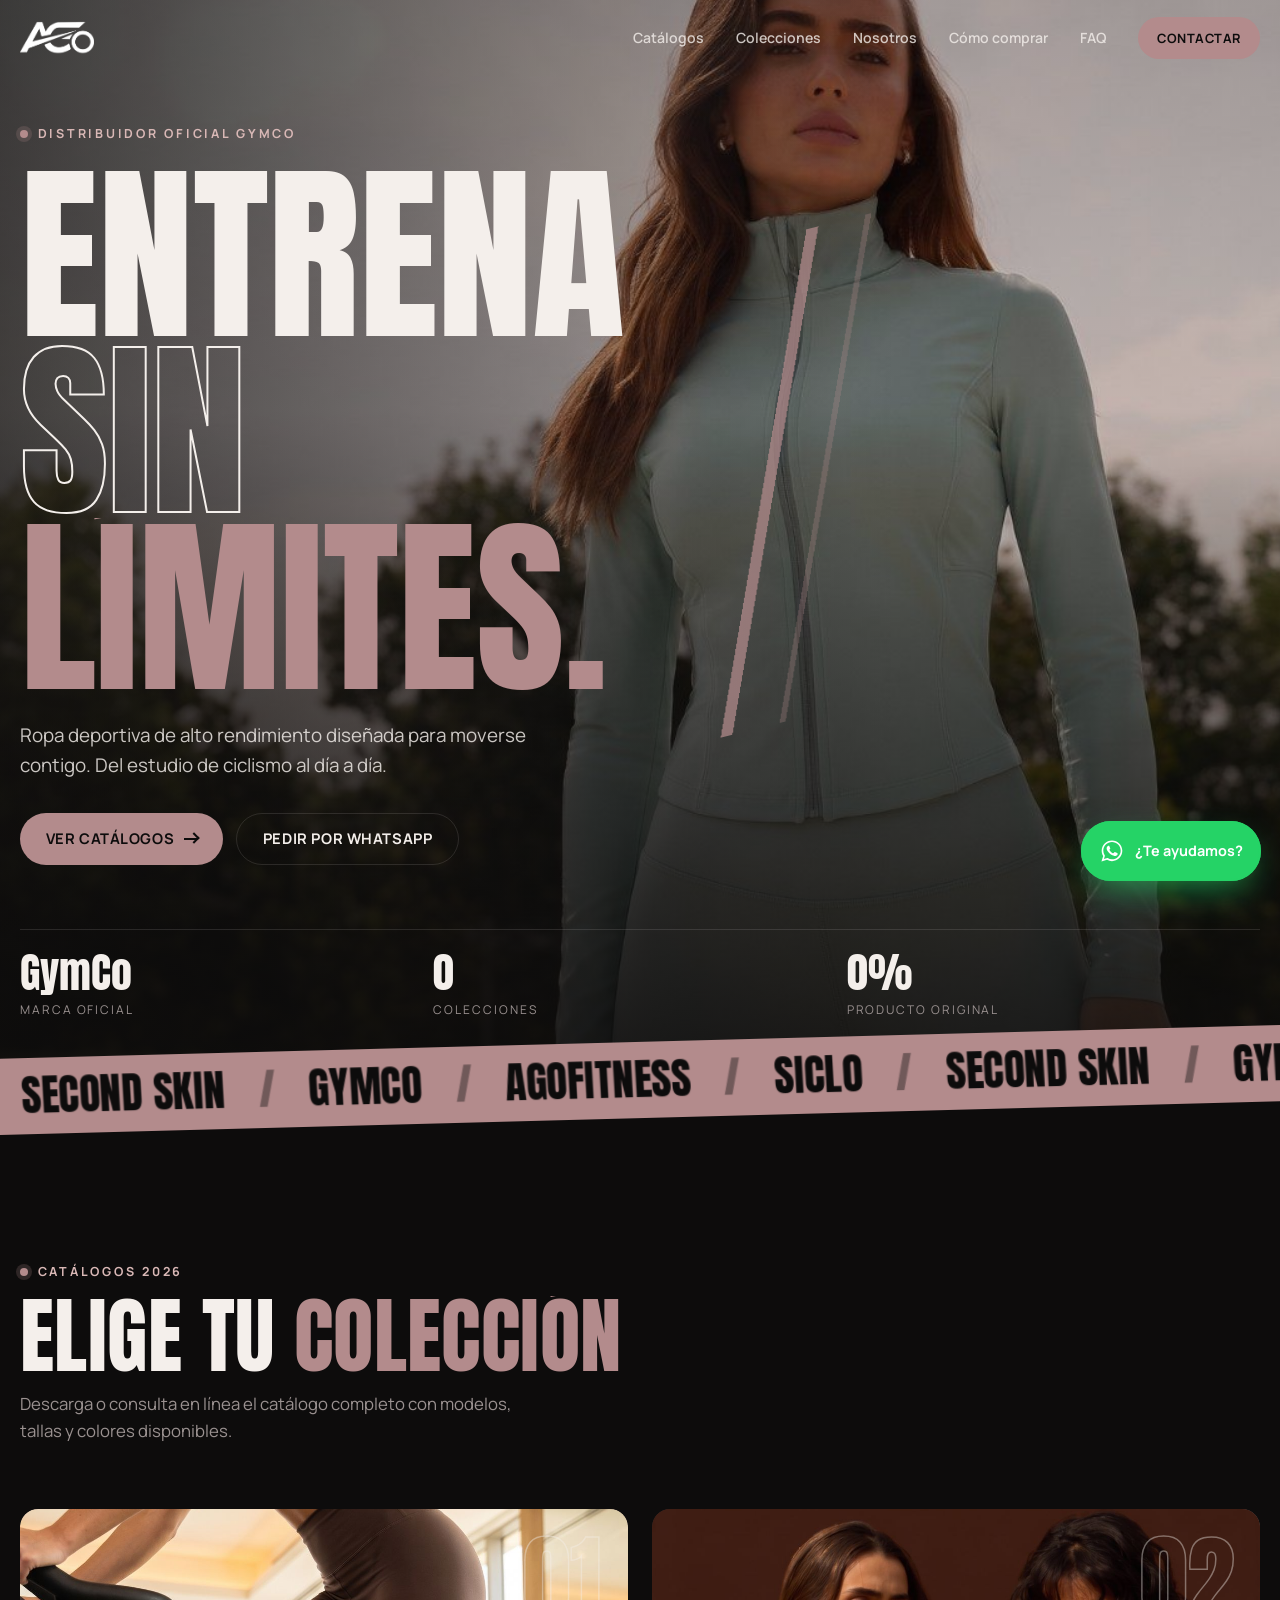
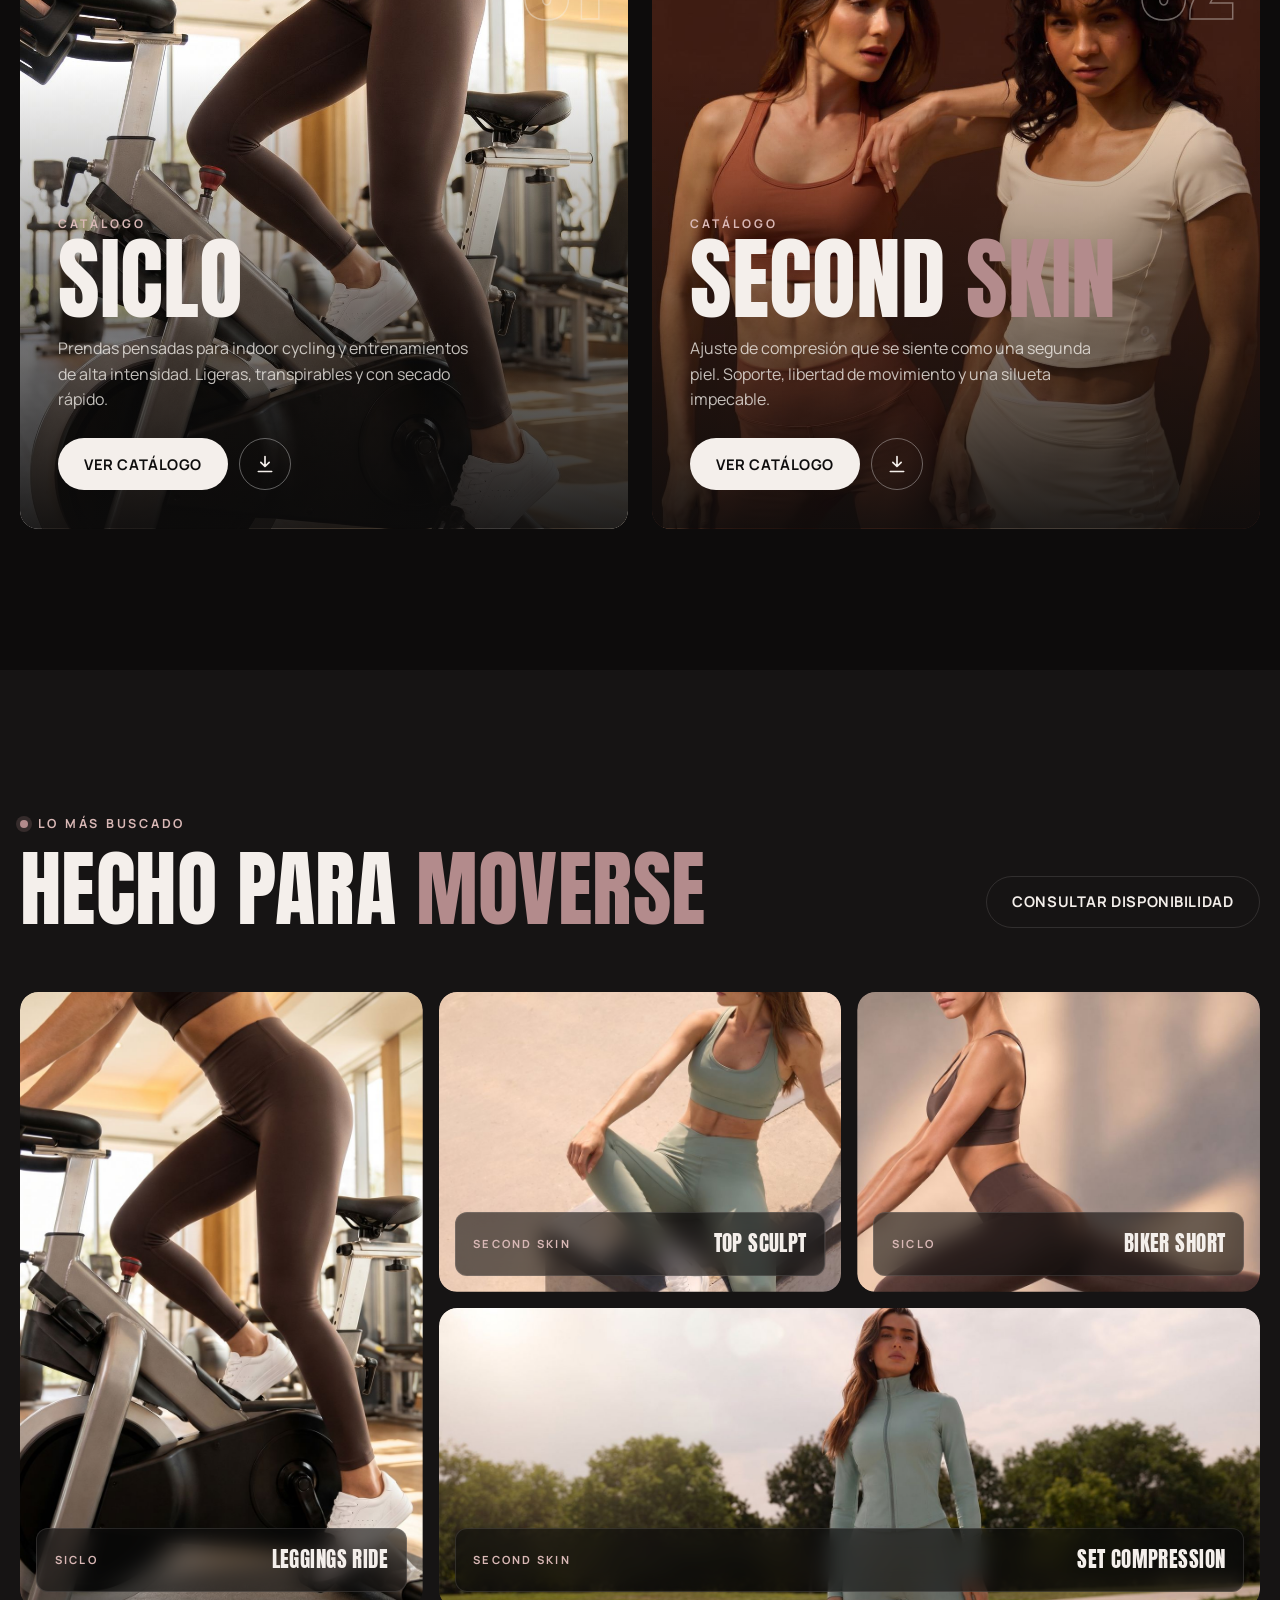
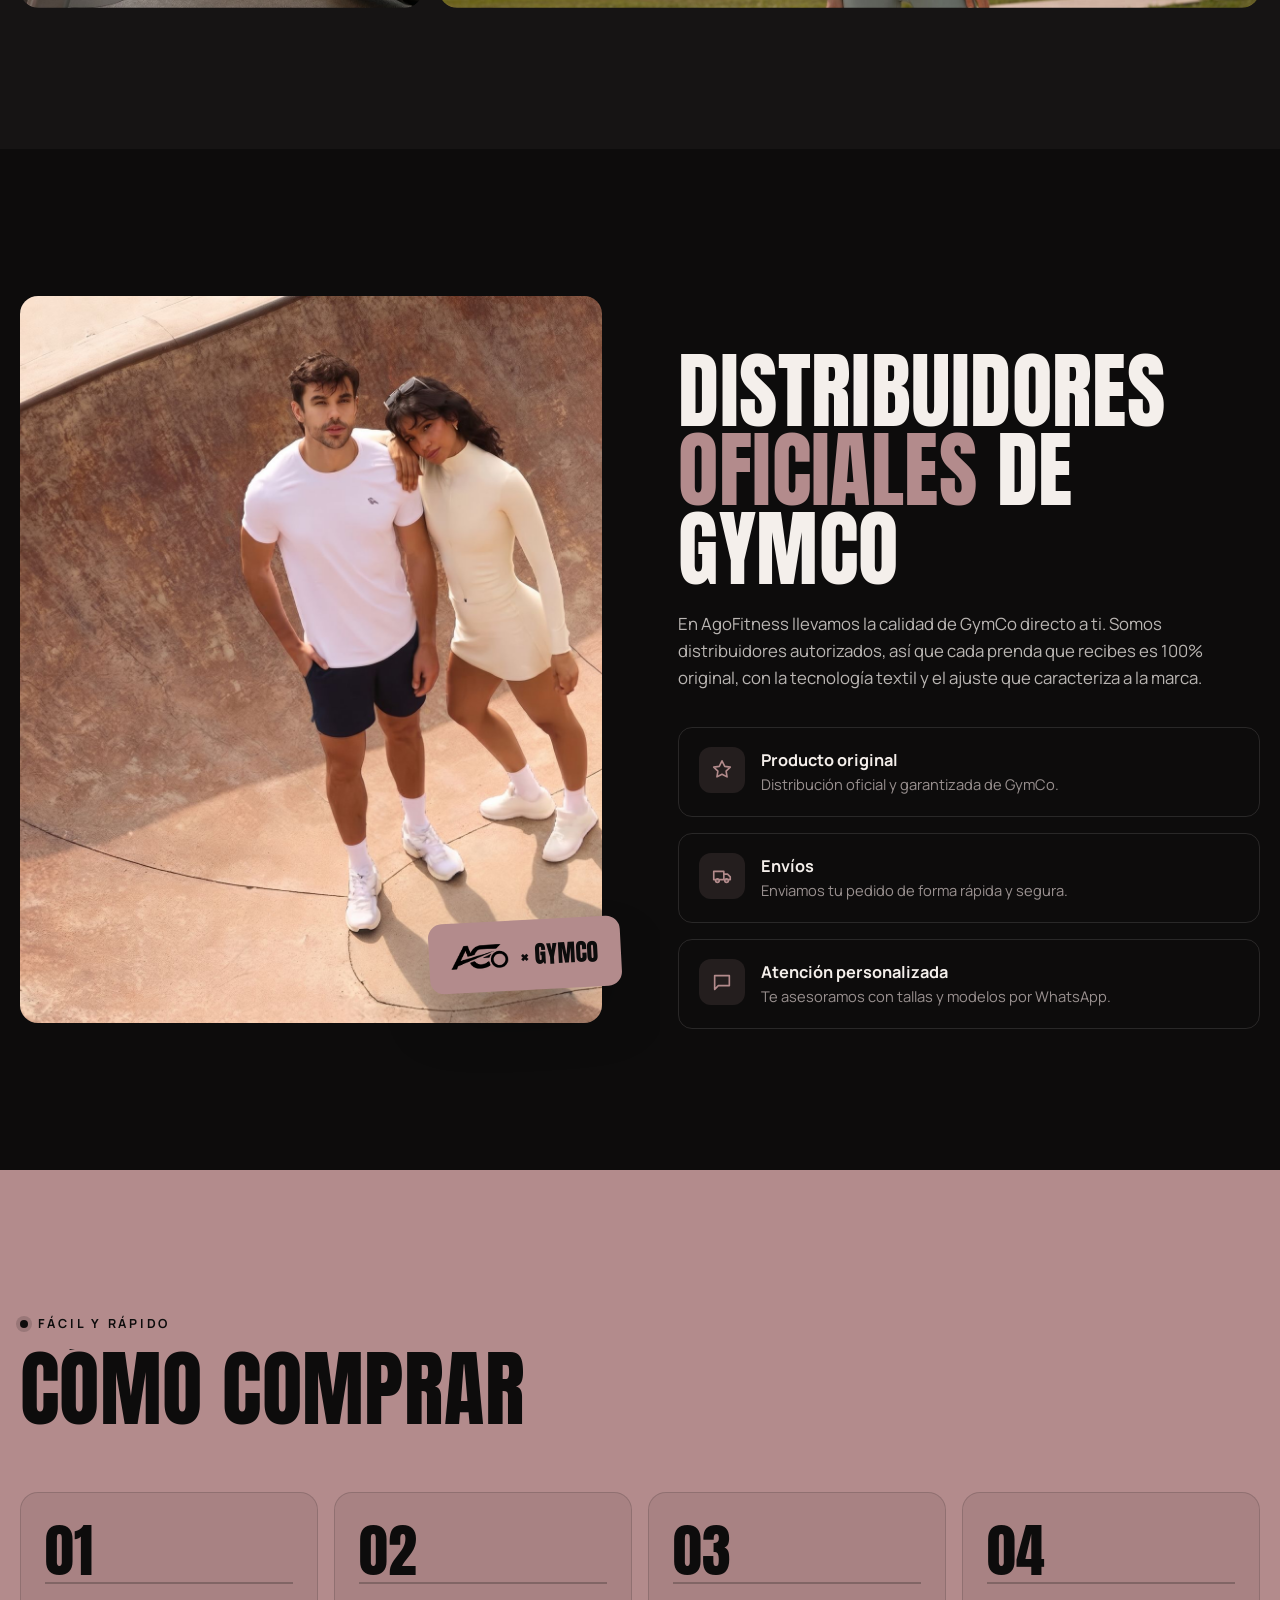
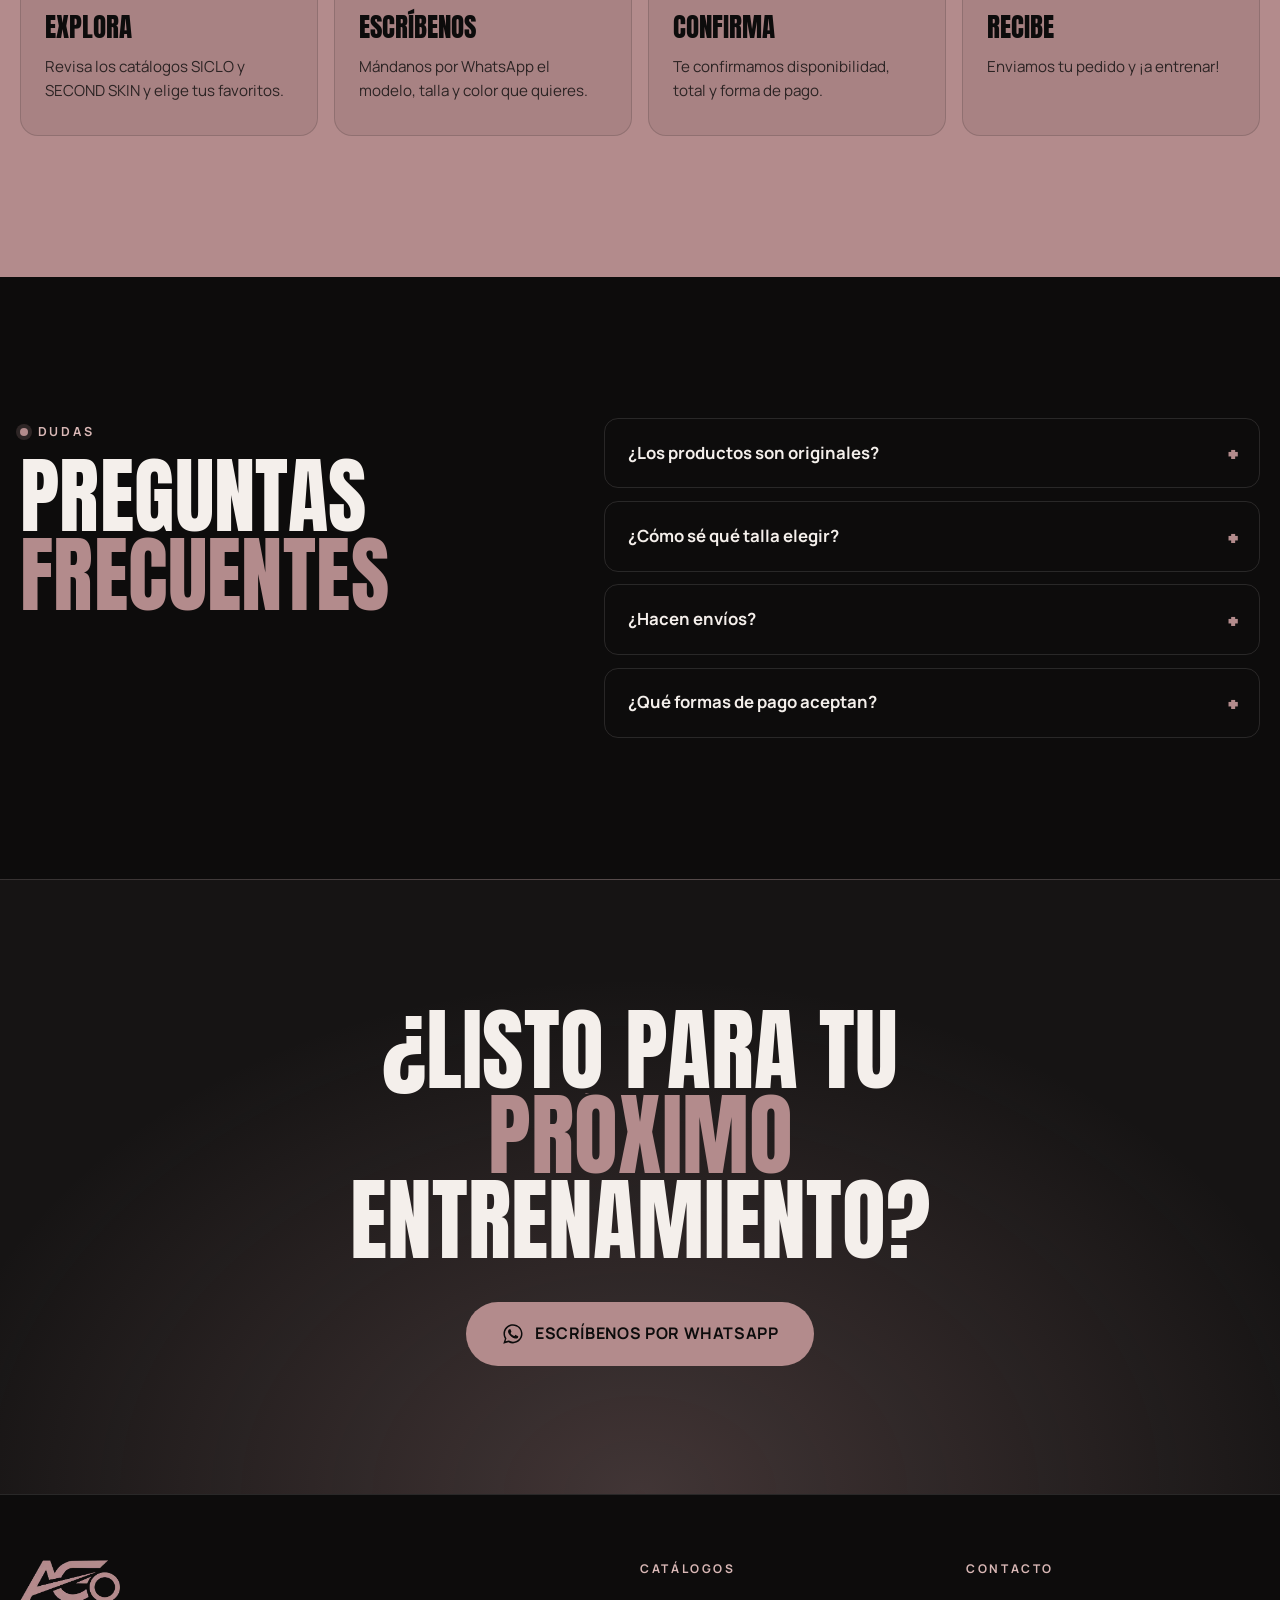
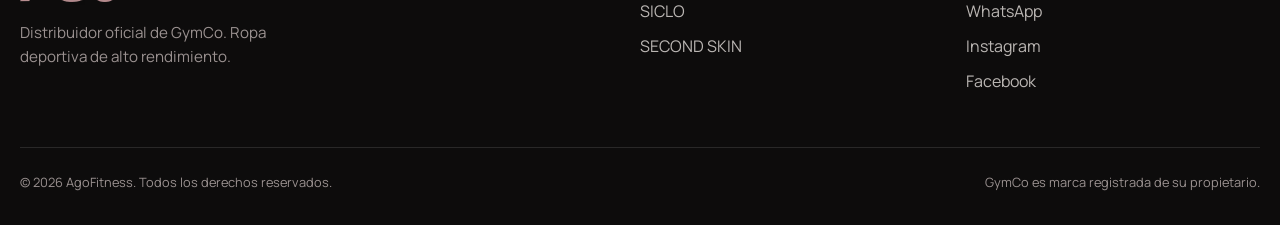
<file: index.html>
<!DOCTYPE html>
<html lang="es" class="no-js">
<head>
  <meta charset="UTF-8" />
  <meta name="viewport" content="width=device-width, initial-scale=1, viewport-fit=cover" />
  <title>AgoFitness · Distribuidor oficial GymCo</title>
  <meta name="description" content="AgoFitness, distribuidor oficial de GymCo. Ropa deportiva de alto rendimiento: colecciones SICLO y SECOND SKIN." />
  <meta name="theme-color" content="#0d0c0c" />
  <link rel="icon" type="image/png" href="assets/logo.png" />

  <!-- Open Graph (cómo se ve al compartir el link en WhatsApp / redes) -->
  <meta property="og:title" content="AgoFitness · Distribuidor oficial GymCo" />
  <meta property="og:description" content="Ropa deportiva de alto rendimiento. Consulta nuestros catálogos SICLO y SECOND SKIN." />
  <meta property="og:image" content="https://agofitnessco.com/assets/img/hero.jpg" />
  <meta property="og:url" content="https://agofitnessco.com/" />
  <meta property="og:type" content="website" />

  <link rel="preconnect" href="https://fonts.googleapis.com" />
  <link rel="preconnect" href="https://fonts.gstatic.com" crossorigin />
  <link href="https://fonts.googleapis.com/css2?family=Anton&family=Manrope:wght@400;500;600;700;800&display=swap" rel="stylesheet" />
  <link rel="stylesheet" href="styles.css" />
</head>
<body>

  <!-- ============ INTRO / LOADER ============ -->
  <div class="loader" id="loader" aria-hidden="true">
    <div class="loader__inner">
      <div class="loader__logo"><img src="assets/logo-white.png" alt="" /></div>
      <div class="loader__bar"><span></span></div>
      <p class="loader__txt">Distribuidor oficial <b>GymCo</b></p>
    </div>
  </div>

  <!-- Barra de progreso de scroll + cursor personalizado -->
  <div class="progress" id="progress" aria-hidden="true"></div>
  <div class="cursor" id="cursor" aria-hidden="true"><span class="cursor__label">Ver</span></div>

  <!-- ============ NAV ============ -->
  <header class="nav" id="nav">
    <div class="nav__inner container">
      <a href="#inicio" class="nav__logo" aria-label="AgoFitness inicio">
        <img src="assets/logo-white.png" alt="AgoFitness" />
      </a>
      <nav class="nav__links" id="navLinks" aria-label="Principal">
        <a href="#catalogos">Catálogos</a>
        <a href="#colecciones">Colecciones</a>
        <a href="#nosotros">Nosotros</a>
        <a href="#comprar">Cómo comprar</a>
        <a href="#faq">FAQ</a>
        <a href="#" class="btn btn--sm btn--rose js-whatsapp" data-msg="Hola AgoFitness, quiero información sobre sus productos GymCo.">Contactar</a>
      </nav>
      <button class="nav__toggle" id="navToggle" aria-label="Abrir menú" aria-expanded="false">
        <span></span><span></span>
      </button>
    </div>
  </header>

  <main>
    <!-- ============ HERO ============ -->
    <section class="hero" id="inicio">
      <!-- Cambia la imagen de fondo en assets/img/hero.jpg -->
      <div class="hero__bg media" style="--img:url('assets/img/hero.jpg')" role="img" aria-label="Atleta entrenando con ropa GymCo"></div>
      <div class="hero__slash" aria-hidden="true"></div>

      <div class="hero__content container" id="heroContent">
        <p class="eyebrow hero-in" style="--d:0"><span class="dot"></span> Distribuidor oficial GymCo</p>
        <h1 class="hero__title">
          <span class="line"><span>Entrena</span></span>
          <span class="line"><span class="outline">sin</span></span>
          <span class="line"><span class="rose">límites.</span></span>
        </h1>
        <p class="hero__lead hero-in" style="--d:4">
          Ropa deportiva de alto rendimiento diseñada para moverse contigo. Del estudio de ciclismo al día a día.
        </p>
        <div class="hero__cta hero-in" style="--d:5">
          <a href="#catalogos" class="btn btn--rose">Ver catálogos <i class="arrow" aria-hidden="true"></i></a>
          <a href="#" class="btn btn--ghost js-whatsapp" data-msg="Hola AgoFitness, quiero hacer un pedido.">Pedir por WhatsApp</a>
        </div>
      </div>

      <div class="hero__stats container hero-in" style="--d:6">
        <div><strong>GymCo</strong><span>Marca oficial</span></div>
        <div><strong data-count="2">0</strong><span>Colecciones</span></div>
        <div><strong data-count="100" data-suffix="%">0%</strong><span>Producto original</span></div>
      </div>
    </section>

    <!-- ============ MARQUEE ============ -->
    <div class="marquee" aria-hidden="true">
      <div class="marquee__track" id="marqueeTrack">
        <span>SICLO</span><i>/</i><span>SECOND SKIN</span><i>/</i><span>GYMCO</span><i>/</i><span>AGOFITNESS</span><i>/</i>
        <span>SICLO</span><i>/</i><span>SECOND SKIN</span><i>/</i><span>GYMCO</span><i>/</i><span>AGOFITNESS</span><i>/</i>
      </div>
    </div>

    <!-- ============ CATÁLOGOS ============ -->
    <section class="section" id="catalogos">
      <div class="container">
        <div class="section__head reveal">
          <p class="eyebrow"><span class="dot"></span> Catálogos 2026</p>
          <h2 data-split class="section__title">Elige tu <span class="rose">colección</span></h2>
          <p class="section__sub">Descarga o consulta en línea el catálogo completo con modelos, tallas y colores disponibles.</p>
        </div>

        <div class="catalogs">
          <!-- CATÁLOGO SICLO
               PDF: catalogos/catalogo-siclo.pdf
               Imagen portada: assets/img/siclo.jpg -->
          <article class="catalog reveal" data-cursor="Abrir">
            <div class="catalog__media media" style="--img:url('assets/img/siclo.jpg')"></div>
            <div class="catalog__shade"></div>
            <div class="catalog__glare"></div>
            <span class="catalog__num">01</span>
            <div class="catalog__body">
              <p class="catalog__tag">Catálogo</p>
              <h3 class="catalog__title">SICLO</h3>
              <p class="catalog__desc">Prendas pensadas para indoor cycling y entrenamientos de alta intensidad. Ligeras, transpirables y con secado rápido.</p>
              <div class="catalog__actions">
                <a href="catalogos/catalogo-siclo.pdf" target="_blank" rel="noopener" class="btn btn--light">Ver catálogo</a>
                <a href="catalogos/catalogo-siclo.pdf" download class="btn btn--icon" aria-label="Descargar catálogo SICLO">
                  <svg viewBox="0 0 24 24" aria-hidden="true"><path d="M12 3v12m0 0l-5-5m5 5l5-5M4 21h16" /></svg>
                </a>
              </div>
            </div>
          </article>

          <!-- CATÁLOGO SECOND SKIN
               PDF: catalogos/catalogo-second-skin.pdf
               Imagen portada: assets/img/second-skin.jpg -->
          <article class="catalog catalog--alt reveal" data-cursor="Abrir">
            <div class="catalog__media media" style="--img:url('assets/img/second-skin.jpg')"></div>
            <div class="catalog__shade"></div>
            <div class="catalog__glare"></div>
            <span class="catalog__num">02</span>
            <div class="catalog__body">
              <p class="catalog__tag">Catálogo</p>
              <h3 class="catalog__title">SECOND <span>SKIN</span></h3>
              <p class="catalog__desc">Ajuste de compresión que se siente como una segunda piel. Soporte, libertad de movimiento y una silueta impecable.</p>
              <div class="catalog__actions">
                <a href="catalogos/catalogo-second-skin.pdf" target="_blank" rel="noopener" class="btn btn--light">Ver catálogo</a>
                <a href="catalogos/catalogo-second-skin.pdf" download class="btn btn--icon" aria-label="Descargar catálogo SECOND SKIN">
                  <svg viewBox="0 0 24 24" aria-hidden="true"><path d="M12 3v12m0 0l-5-5m5 5l5-5M4 21h16" /></svg>
                </a>
              </div>
            </div>
          </article>
        </div>
      </div>
    </section>

    <!-- ============ COLECCIONES / GALERÍA ============ -->
    <section class="section section--dark" id="colecciones">
      <div class="container">
        <div class="section__head section__head--row reveal">
          <div>
            <p class="eyebrow"><span class="dot"></span> Lo más buscado</p>
            <h2 data-split class="section__title">Hecho para <span class="rose">moverse</span></h2>
          </div>
          <a href="#" class="btn btn--ghost js-whatsapp" data-msg="Hola, quiero ver disponibilidad de tallas y colores.">Consultar disponibilidad</a>
        </div>

        <!-- Reemplaza las imágenes en assets/img/producto-1.jpg ... producto-4.jpg
             y cambia los nombres / categorías -->
        <div class="gallery">
          <figure data-cursor="Pedir" class="tile tile--tall reveal">
            <div class="tile__media media" style="--img:url('assets/img/producto-1.jpg')"></div>
            <figcaption><span>SICLO</span><strong>Leggings Ride</strong></figcaption>
          </figure>
          <figure data-cursor="Pedir" class="tile reveal">
            <div class="tile__media media" style="--img:url('assets/img/producto-2.jpg')"></div>
            <figcaption><span>SECOND SKIN</span><strong>Top Sculpt</strong></figcaption>
          </figure>
          <figure data-cursor="Pedir" class="tile reveal">
            <div class="tile__media media" style="--img:url('assets/img/producto-3.jpg')"></div>
            <figcaption><span>SICLO</span><strong>Biker Short</strong></figcaption>
          </figure>
          <figure data-cursor="Pedir" class="tile tile--wide reveal">
            <div class="tile__media media" style="--img:url('assets/img/producto-4.jpg')"></div>
            <figcaption><span>SECOND SKIN</span><strong>Set Compression</strong></figcaption>
          </figure>
        </div>
      </div>
    </section>

    <!-- ============ NOSOTROS / BENEFICIOS ============ -->
    <section class="section" id="nosotros">
      <div class="container about">
        <div class="about__media reveal">
          <!-- Imagen: assets/img/nosotros.jpg -->
          <div class="media" style="--img:url('assets/img/nosotros.jpg')"></div>
          <div class="about__badge">
            <img src="assets/logo-white.png" alt="" />
            <span>× GymCo</span>
          </div>
        </div>
        <div class="about__text">
          <p class="eyebrow reveal"><span class="dot"></span> Sobre AgoFitness</p>
          <h2 data-split class="section__title reveal">Distribuidores <span class="rose">oficiales</span> de GymCo</h2>
          <p class="reveal">
            En AgoFitness llevamos la calidad de GymCo directo a ti. Somos distribuidores autorizados, así que cada prenda
            que recibes es 100% original, con la tecnología textil y el ajuste que caracteriza a la marca.
          </p>
          <ul class="features">
            <li class="reveal">
              <span class="features__icon"><svg viewBox="0 0 24 24"><path d="M12 2l3 6 6 .9-4.5 4.3 1 6.3L12 16.6 6.5 19.5l1-6.3L3 8.9 9 8z"/></svg></span>
              <div><strong>Producto original</strong><p>Distribución oficial y garantizada de GymCo.</p></div>
            </li>
            <li class="reveal">
              <span class="features__icon"><svg viewBox="0 0 24 24"><path d="M3 7h11v9H3zM14 10h4l3 3v3h-7zM7 19a2 2 0 100-4 2 2 0 000 4zM17 19a2 2 0 100-4 2 2 0 000 4z"/></svg></span>
              <div><strong>Envíos</strong><p>Enviamos tu pedido de forma rápida y segura.</p></div>
            </li>
            <li class="reveal">
              <span class="features__icon"><svg viewBox="0 0 24 24"><path d="M4 5h16v11H8l-4 4z"/></svg></span>
              <div><strong>Atención personalizada</strong><p>Te asesoramos con tallas y modelos por WhatsApp.</p></div>
            </li>
          </ul>
        </div>
      </div>
    </section>

    <!-- ============ CÓMO COMPRAR ============ -->
    <section class="section section--rose" id="comprar">
      <div class="container">
        <div class="section__head reveal">
          <p class="eyebrow eyebrow--dark"><span class="dot"></span> Fácil y rápido</p>
          <h2 data-split class="section__title">Cómo comprar</h2>
        </div>
        <ol class="steps">
          <li class="reveal">
            <span class="steps__n">01</span>
            <h3>Explora</h3>
            <p>Revisa los catálogos SICLO y SECOND SKIN y elige tus favoritos.</p>
          </li>
          <li class="reveal">
            <span class="steps__n">02</span>
            <h3>Escríbenos</h3>
            <p>Mándanos por WhatsApp el modelo, talla y color que quieres.</p>
          </li>
          <li class="reveal">
            <span class="steps__n">03</span>
            <h3>Confirma</h3>
            <p>Te confirmamos disponibilidad, total y forma de pago.</p>
          </li>
          <li class="reveal">
            <span class="steps__n">04</span>
            <h3>Recibe</h3>
            <p>Enviamos tu pedido y ¡a entrenar!</p>
          </li>
        </ol>
      </div>
    </section>

    <!-- ============ FAQ ============ -->
    <section class="section" id="faq">
      <div class="container faq">
        <div class="section__head reveal">
          <p class="eyebrow"><span class="dot"></span> Dudas</p>
          <h2 data-split class="section__title">Preguntas <span class="rose">frecuentes</span></h2>
        </div>
        <div class="faq__list">
          <details class="reveal">
            <summary>¿Los productos son originales?</summary>
            <p>Sí. AgoFitness es distribuidor oficial de GymCo, todas las prendas son 100% originales.</p>
          </details>
          <details class="reveal">
            <summary>¿Cómo sé qué talla elegir?</summary>
            <p>Cada catálogo incluye la guía de tallas. Si tienes dudas, escríbenos por WhatsApp y te asesoramos.</p>
          </details>
          <details class="reveal">
            <summary>¿Hacen envíos?</summary>
            <p>Sí, hacemos envíos. Escríbenos con tu ubicación y te compartimos costo y tiempo de entrega.</p>
          </details>
          <details class="reveal">
            <summary>¿Qué formas de pago aceptan?</summary>
            <p>Aceptamos transferencia bancaria y pago en efectivo.</p>
          </details>
        </div>
      </div>
    </section>

    <!-- ============ CTA FINAL ============ -->
    <section class="cta">
      <div class="container cta__inner reveal">
        <h2 data-split>¿Listo para tu <span class="rose">próximo</span> entrenamiento?</h2>
        <a href="#" class="btn btn--rose btn--lg js-whatsapp" data-msg="Hola AgoFitness, quiero hacer un pedido.">
          <svg class="wa-icon" viewBox="0 0 32 32" aria-hidden="true"><path d="M16 3C9 3 3.3 8.6 3.3 15.6c0 2.4.7 4.7 1.9 6.7L3 29l6.9-2.1c1.9 1 4 1.6 6.1 1.6 7 0 12.7-5.7 12.7-12.7S23 3 16 3zm0 23.2c-1.9 0-3.8-.5-5.4-1.5l-.4-.2-4.1 1.2 1.2-4-.3-.4c-1.1-1.7-1.7-3.6-1.7-5.6C5.3 9.8 10.1 5 16 5s10.7 4.8 10.7 10.6S21.9 26.2 16 26.2zm5.9-7.9c-.3-.2-1.9-1-2.2-1.1-.3-.1-.5-.2-.7.2-.2.3-.8 1-1 1.2-.2.2-.4.2-.7.1-.3-.2-1.4-.5-2.6-1.6-1-.9-1.6-1.9-1.8-2.2-.2-.3 0-.5.1-.7l.5-.6c.2-.2.2-.3.3-.5.1-.2 0-.4 0-.6l-1-2.4c-.3-.6-.5-.5-.7-.5h-.6c-.2 0-.6.1-.9.4-.3.3-1.2 1.1-1.2 2.8s1.2 3.2 1.4 3.4c.2.2 2.4 3.6 5.7 5 .8.3 1.4.5 1.9.7.8.3 1.5.2 2.1.1.6-.1 1.9-.8 2.2-1.5.3-.7.3-1.4.2-1.5-.1-.2-.3-.3-.7-.5z"/></svg>
          Escríbenos por WhatsApp
        </a>
      </div>
    </section>
  </main>

  <!-- ============ FOOTER ============ -->
  <footer class="footer">
    <div class="container footer__grid">
      <div class="footer__brand">
        <img src="assets/logo.png" alt="AgoFitness" />
        <p>Distribuidor oficial de GymCo. Ropa deportiva de alto rendimiento.</p>
      </div>
      <div>
        <h4>Catálogos</h4>
        <a href="catalogos/catalogo-siclo.pdf" target="_blank" rel="noopener">SICLO</a>
        <a href="catalogos/catalogo-second-skin.pdf" target="_blank" rel="noopener">SECOND SKIN</a>
      </div>
      <div>
        <h4>Contacto</h4>
        <a href="#" class="js-whatsapp">WhatsApp</a>
        <a href="https://www.instagram.com/agofitnessco" target="_blank" rel="noopener">Instagram</a>
        <a href="https://www.facebook.com/agofitnessco" target="_blank" rel="noopener">Facebook</a>
      </div>
    </div>
    <div class="container footer__bottom">
      <span>© <span id="year"></span> AgoFitness. Todos los derechos reservados.</span>
      <span>GymCo es marca registrada de su propietario.</span>
    </div>
  </footer>

  <!-- ============ BOTÓN FLOTANTE WHATSAPP ============ -->
  <a href="#" class="wa-float js-whatsapp" aria-label="Escríbenos por WhatsApp" data-msg="Hola AgoFitness, quiero información.">
    <svg viewBox="0 0 32 32" aria-hidden="true"><path d="M16 3C9 3 3.3 8.6 3.3 15.6c0 2.4.7 4.7 1.9 6.7L3 29l6.9-2.1c1.9 1 4 1.6 6.1 1.6 7 0 12.7-5.7 12.7-12.7S23 3 16 3zm0 23.2c-1.9 0-3.8-.5-5.4-1.5l-.4-.2-4.1 1.2 1.2-4-.3-.4c-1.1-1.7-1.7-3.6-1.7-5.6C5.3 9.8 10.1 5 16 5s10.7 4.8 10.7 10.6S21.9 26.2 16 26.2zm5.9-7.9c-.3-.2-1.9-1-2.2-1.1-.3-.1-.5-.2-.7.2-.2.3-.8 1-1 1.2-.2.2-.4.2-.7.1-.3-.2-1.4-.5-2.6-1.6-1-.9-1.6-1.9-1.8-2.2-.2-.3 0-.5.1-.7l.5-.6c.2-.2.2-.3.3-.5.1-.2 0-.4 0-.6l-1-2.4c-.3-.6-.5-.5-.7-.5h-.6c-.2 0-.6.1-.9.4-.3.3-1.2 1.1-1.2 2.8s1.2 3.2 1.4 3.4c.2.2 2.4 3.6 5.7 5 .8.3 1.4.5 1.9.7.8.3 1.5.2 2.1.1.6-.1 1.9-.8 2.2-1.5.3-.7.3-1.4.2-1.5-.1-.2-.3-.3-.7-.5z"/></svg>
    <span class="wa-float__label">¿Te ayudamos?</span>
  </a>

  <script src="script.js"></script>
</body>
</html>
</file>
<file: styles.css>
/* =========================================================
   AgoFitness · Distribuidor oficial GymCo
   Colores de marca: cámbialos aquí y se actualiza todo el sitio
   ========================================================= */
:root {
  --rose: #b38b8c;        /* color del logo */
  --rose-light: #d9b8b6;
  --rose-deep: #8f6667;
  --ink: #0d0c0c;         /* negro principal */
  --ink-2: #161414;
  --ink-3: #221f1f;
  --bone: #f4efeb;        /* blanco cálido */
  --muted: #9a9190;
  --line: rgba(244, 239, 235, 0.12);

  --font-display: "Anton", "Impact", "Arial Narrow Bold", sans-serif;
  --font-body: "Manrope", system-ui, -apple-system, "Segoe UI", sans-serif;

  --radius: 18px;
  --container: 1240px;
  --ease: cubic-bezier(0.22, 1, 0.36, 1);
}

*, *::before, *::after { box-sizing: border-box; margin: 0; padding: 0; }
html { scroll-behavior: smooth; -webkit-text-size-adjust: 100%; overflow-x: hidden; overflow-x: clip; }
body {
  font-family: var(--font-body);
  background: var(--ink);
  color: var(--bone);
  line-height: 1.6;
  -webkit-font-smoothing: antialiased;
  overflow-x: hidden;
  overflow-x: clip;
}
img { display: block; max-width: 100%; }
a { color: inherit; text-decoration: none; -webkit-tap-highlight-color: transparent; }
button { font: inherit; color: inherit; background: none; border: 0; cursor: pointer; }
::selection { background: var(--rose); color: var(--ink); }

.container { width: min(100% - 2.5rem, var(--container)); margin-inline: auto; }
.rose { color: var(--rose); }

/* ---------- Imágenes con respaldo ----------
   Si la imagen no existe todavía, se muestra un degradado de marca. */
.media {
  background:
    var(--img, none) center / cover no-repeat,
    radial-gradient(120% 90% at 85% 10%, rgba(179, 139, 140, 0.55), transparent 60%),
    repeating-linear-gradient(-55deg, rgba(255,255,255,0.035) 0 2px, transparent 2px 22px),
    linear-gradient(160deg, #2a2425, #121010);
}

/* ---------- Tipografía ---------- */
.eyebrow {
  display: inline-flex; align-items: center; gap: .6rem;
  font-size: .78rem; font-weight: 700; letter-spacing: .22em; text-transform: uppercase;
  color: var(--rose-light);
}
.eyebrow .dot { width: 8px; height: 8px; border-radius: 50%; background: var(--rose); box-shadow: 0 0 0 4px rgba(179,139,140,.2); }
.eyebrow--dark { color: var(--ink); }
.eyebrow--dark .dot { background: var(--ink); box-shadow: 0 0 0 4px rgba(13,12,12,.15); }

.section__title {
  font-family: var(--font-display);
  font-weight: 400;
  text-transform: uppercase;
  font-size: clamp(2.6rem, 6.5vw, 5.2rem);
  line-height: .95;
  letter-spacing: .005em;
  margin-top: .8rem;
}
.section__sub { color: var(--muted); max-width: 52ch; margin-top: 1rem; font-size: 1.05rem; }

/* ---------- Botones ---------- */
.btn {
  display: inline-flex; align-items: center; justify-content: center; gap: .6rem;
  min-height: 52px; padding: 0 1.6rem;
  border-radius: 999px;
  font-weight: 700; font-size: .92rem; letter-spacing: .04em; text-transform: uppercase;
  transition: transform .35s var(--ease), background .35s var(--ease), color .35s var(--ease), border-color .35s var(--ease), box-shadow .35s var(--ease);
  white-space: nowrap;
}
.btn:active { transform: scale(.97); }
.btn--rose { background: var(--rose); color: var(--ink); }
.btn--rose:hover { background: var(--rose-light); box-shadow: 0 12px 40px -12px rgba(179,139,140,.8); }
.btn--ghost { border: 1.5px solid var(--line); color: var(--bone); }
.btn--ghost:hover { border-color: var(--rose); color: var(--rose-light); }
.btn--light { background: var(--bone); color: var(--ink); }
.btn--light:hover { background: #fff; }
.btn--sm { min-height: 42px; padding: 0 1.2rem; font-size: .8rem; }
.btn--lg { min-height: 64px; padding: 0 2.2rem; font-size: 1rem; }
.btn--icon { width: 52px; padding: 0; border: 1.5px solid rgba(255,255,255,.35); color: var(--bone); }
.btn--icon:hover { background: var(--bone); color: var(--ink); }
.btn--icon svg { width: 20px; height: 20px; fill: none; stroke: currentColor; stroke-width: 2; stroke-linecap: round; stroke-linejoin: round; }
.arrow { width: 14px; height: 2px; background: currentColor; position: relative; transition: width .35s var(--ease); }
.arrow::after { content: ""; position: absolute; right: 0; top: -4px; width: 8px; height: 8px; border-top: 2px solid currentColor; border-right: 2px solid currentColor; transform: rotate(45deg); }
.btn:hover .arrow { width: 22px; }

/* ---------- NAV ---------- */
.nav {
  position: fixed; inset: 0 0 auto 0; z-index: 50;
  padding-top: env(safe-area-inset-top);
  transition: background .4s var(--ease), border-color .4s var(--ease);
  border-bottom: 1px solid transparent;
}
.nav.is-scrolled { background: rgba(13,12,12,.82); backdrop-filter: blur(14px); -webkit-backdrop-filter: blur(14px); border-color: var(--line); }
.nav__inner { display: flex; align-items: center; justify-content: space-between; height: 76px; }
.nav__logo img { height: 34px; width: auto; }
.nav__links { display: flex; align-items: center; gap: 2rem; font-size: .88rem; font-weight: 600; }
.nav__links > a:not(.btn) { position: relative; color: rgba(244,239,235,.8); transition: color .3s; }
.nav__links > a:not(.btn)::after { content: ""; position: absolute; left: 0; bottom: -6px; width: 100%; height: 2px; background: var(--rose); transform: scaleX(0); transform-origin: left; transition: transform .35s var(--ease); }
.nav__links > a:not(.btn):hover { color: var(--bone); }
.nav__links > a:not(.btn):hover::after { transform: scaleX(1); }
.nav__toggle { display: none; width: 44px; height: 44px; position: relative; }
.nav__toggle span { position: absolute; left: 10px; right: 10px; height: 2px; background: var(--bone); transition: transform .35s var(--ease), top .35s var(--ease); }
.nav__toggle span:first-child { top: 17px; }
.nav__toggle span:last-child { top: 25px; }
.nav__toggle[aria-expanded="true"] span:first-child { top: 21px; transform: rotate(45deg); }
.nav__toggle[aria-expanded="true"] span:last-child { top: 21px; transform: rotate(-45deg); }

/* ---------- HERO ---------- */
.hero {
  position: relative; min-height: 100vh; min-height: 100svh;
  display: flex; flex-direction: column; justify-content: flex-end;
  padding: 120px 0 2.5rem; overflow: hidden; isolation: isolate;
}
.hero__bg { background-position: center 22%; position: absolute; inset: -6% 0; z-index: -2; scale: 1.25; transition: scale 2.8s var(--ease); will-change: translate; }
body.is-loaded .hero__bg { scale: 1; }
.hero__bg::after { content: ""; position: absolute; inset: 0; background: linear-gradient(180deg, rgba(13,12,12,.35) 0%, rgba(13,12,12,.2) 40%, rgba(13,12,12,.92) 100%), linear-gradient(90deg, rgba(13,12,12,.7), transparent 70%); }
.hero__slash {
  position: absolute; z-index: -1; right: -10%; top: 18%;
  width: 70%; height: 46%;
  background: linear-gradient(100deg, transparent 0 30%, rgba(179,139,140,.9) 30% 31.2%, transparent 31.2% 36%, rgba(179,139,140,.35) 36% 36.6%, transparent 36.6%);
  transform: skewY(-14deg); opacity: .8; pointer-events: none;
}
.hero__title {
  font-family: var(--font-display); font-weight: 400; text-transform: uppercase;
  font-size: clamp(4rem, 15vw, 12.5rem); line-height: .9; letter-spacing: -.005em;
  margin: 1.2rem 0 1.6rem;
}
.hero__title .line { display: block; overflow: hidden; padding: .02em 0 .06em; margin-bottom: -.06em; }
.hero__title .line > span { display: block; transform: translateY(105%) rotate(4deg); transform-origin: left bottom; transition: transform 1.3s var(--ease); }
.hero__title .line:nth-child(2) > span { transition-delay: .1s; }
.hero__title .line:nth-child(3) > span { transition-delay: .2s; }
body.is-loaded .hero__title .line > span { transform: none; }
.hero__title .outline { color: transparent; -webkit-text-stroke: 2px var(--bone); }
.hero__lead { max-width: 46ch; font-size: clamp(1rem, 1.6vw, 1.18rem); color: rgba(244,239,235,.82); }
.hero__cta { display: flex; flex-wrap: wrap; gap: .8rem; margin-top: 2rem; }
.hero__stats {
  display: grid; grid-template-columns: repeat(3, 1fr);
  margin-top: 4rem; border-top: 1px solid var(--line); padding-top: 1.4rem;
}
.hero__stats div { display: flex; flex-direction: column; }
.hero__stats strong { font-family: var(--font-display); font-weight: 400; font-size: clamp(1.6rem, 3.4vw, 2.6rem); line-height: 1; }
.hero__stats span { font-size: .75rem; letter-spacing: .16em; text-transform: uppercase; color: var(--muted); margin-top: .4rem; }

/* ---------- MARQUEE ---------- */
.marquee { background: var(--rose); color: var(--ink); overflow: hidden; padding: 1rem 0; transform: rotate(-1.5deg) scale(1.03); margin: -1rem 0 0; position: relative; z-index: 2; }
.marquee__track { display: flex; width: max-content; gap: 2rem; font-family: var(--font-display); font-size: clamp(1.6rem, 3.5vw, 2.6rem); text-transform: uppercase; line-height: 1; }
.marquee__track i { font-style: normal; color: rgba(13,12,12,.4); }

/* ---------- SECCIONES ---------- */
.section { padding: clamp(5rem, 11vw, 9rem) 0; position: relative; }
.section--dark { background: var(--ink-2); }
.section--rose { background: var(--rose); color: var(--ink); }
.section__head { margin-bottom: clamp(2.5rem, 5vw, 4rem); }
.section__head--row { display: flex; justify-content: space-between; align-items: flex-end; gap: 2rem; flex-wrap: wrap; }

/* ---------- CATÁLOGOS ---------- */
.catalogs { display: grid; grid-template-columns: repeat(2, 1fr); gap: 1.5rem; }
.catalog {
  position: relative; overflow: hidden; border-radius: var(--radius);
  min-height: 620px; display: flex; align-items: flex-end;
  isolation: isolate; background: var(--ink-3);
}
.catalog__media { position: absolute; inset: 0; z-index: -2; transition: transform 1.2s var(--ease); }
.catalog--alt .catalog__media { background-color: #1a1617; }
.catalog:hover .catalog__media { transform: scale(1.06); }
.catalog__shade { position: absolute; inset: 0; z-index: -1; background: linear-gradient(180deg, rgba(13,12,12,0) 25%, rgba(13,12,12,.92) 100%); }
.catalog__num {
  position: absolute; top: 1.4rem; right: 1.6rem;
  font-family: var(--font-display); font-size: 6rem; line-height: 1;
  color: transparent; -webkit-text-stroke: 1.5px rgba(244,239,235,.4);
}
.catalog__body { padding: clamp(1.6rem, 3vw, 2.6rem); width: 100%; }
.catalog__tag { font-size: .75rem; font-weight: 700; letter-spacing: .24em; text-transform: uppercase; color: var(--rose-light); }
.catalog__title { font-family: var(--font-display); font-weight: 400; font-size: clamp(3.2rem, 7vw, 5.6rem); line-height: .9; text-transform: uppercase; margin: .4rem 0 1rem; }
.catalog__title span { color: var(--rose); }
.catalog__desc { color: rgba(244,239,235,.78); max-width: 42ch; }
.catalog__actions { display: flex; gap: .7rem; margin-top: 1.6rem; }

/* ---------- GALERÍA ---------- */
.gallery { display: grid; grid-template-columns: repeat(3, 1fr); grid-auto-rows: 300px; gap: 1rem; }
.tile { position: relative; overflow: hidden; border-radius: var(--radius); cursor: pointer; }
.tile--tall { grid-row: span 2; }
.tile--wide { grid-column: span 2; }
.tile__media { position: absolute; inset: 0; transition: transform 1s var(--ease); }
.tile:hover .tile__media { transform: scale(1.06); }
.tile figcaption {
  position: absolute; left: 1rem; right: 1rem; bottom: 1rem;
  display: flex; justify-content: space-between; align-items: center; gap: 1rem;
  padding: .9rem 1.1rem; border-radius: 12px;
  background: rgba(13,12,12,.6); backdrop-filter: blur(10px); -webkit-backdrop-filter: blur(10px);
  border: 1px solid var(--line);
}
.tile figcaption span { font-size: .7rem; letter-spacing: .2em; font-weight: 700; color: var(--rose-light); }
.tile figcaption strong { font-family: var(--font-display); font-weight: 400; font-size: 1.3rem; text-transform: uppercase; letter-spacing: .02em; }

/* ---------- NOSOTROS ---------- */
.about { display: grid; grid-template-columns: 1fr 1fr; gap: clamp(2.5rem, 6vw, 6rem); align-items: center; }
.about__media { position: relative; }
.about__media .media { aspect-ratio: 4 / 5; border-radius: var(--radius); }
.about__badge {
  position: absolute; right: -1.2rem; bottom: 2rem;
  display: flex; align-items: center; gap: .8rem;
  background: var(--rose); color: var(--ink); padding: 1rem 1.4rem; border-radius: 14px;
  font-family: var(--font-display); font-size: 1.5rem; text-transform: uppercase;
  box-shadow: 0 30px 60px -20px rgba(0,0,0,.6);
}
.about__badge img { height: 26px; filter: brightness(0); }
.about__text > p { color: rgba(244,239,235,.75); margin-top: 1.4rem; font-size: 1.05rem; }
.features { list-style: none; margin-top: 2.2rem; display: grid; gap: 1rem; }
.features li { display: flex; gap: 1rem; padding: 1.2rem; border: 1px solid var(--line); border-radius: 14px; transition: border-color .3s, background .3s; }
.features li:hover { border-color: rgba(179,139,140,.5); background: rgba(179,139,140,.05); }
.features__icon { flex: none; width: 46px; height: 46px; border-radius: 12px; display: grid; place-items: center; background: rgba(179,139,140,.14); }
.features__icon svg { width: 22px; height: 22px; fill: none; stroke: var(--rose); stroke-width: 1.8; stroke-linejoin: round; stroke-linecap: round; }
.features strong { display: block; font-size: 1.02rem; }
.features p { color: var(--muted); font-size: .92rem; }

/* ---------- PASOS ---------- */
.steps { list-style: none; display: grid; grid-template-columns: repeat(4, 1fr); gap: 1rem; }
.steps li { background: rgba(13,12,12,.06); border: 1px solid rgba(13,12,12,.15); border-radius: var(--radius); padding: 1.8rem 1.5rem 2rem; transition: background .35s, transform .35s var(--ease); }
.steps li:hover { background: var(--ink); color: var(--bone); transform: translateY(-6px); }
.steps__n { font-family: var(--font-display); font-size: 3.6rem; line-height: 1; display: block; margin-bottom: 1.6rem; }
.steps li:hover .steps__n { color: var(--rose); }
.steps h3 { font-family: var(--font-display); font-weight: 400; font-size: 1.7rem; text-transform: uppercase; }
.steps p { margin-top: .4rem; font-size: .95rem; opacity: .8; }

/* ---------- FAQ ---------- */
.faq { display: grid; grid-template-columns: .9fr 1.1fr; gap: 3rem; align-items: start; }
.faq__list { display: grid; gap: .8rem; }
.faq details { border: 1px solid var(--line); border-radius: 14px; padding: 0 1.4rem; transition: border-color .3s, background .3s; }
.faq details[open] { border-color: rgba(179,139,140,.5); background: rgba(179,139,140,.05); }
.faq summary { list-style: none; cursor: pointer; padding: 1.3rem 0; font-weight: 700; font-size: 1.05rem; display: flex; justify-content: space-between; align-items: center; gap: 1rem; }
.faq summary::-webkit-details-marker { display: none; }
.faq summary::after { content: "+"; font-family: var(--font-display); font-size: 1.6rem; color: var(--rose); transition: transform .35s var(--ease); line-height: 1; }
.faq details[open] summary::after { transform: rotate(45deg); }
.faq details p { color: var(--muted); padding-bottom: 1.3rem; }

/* ---------- CTA ---------- */
.cta { padding: clamp(5rem, 10vw, 8rem) 0; background: radial-gradient(80% 120% at 50% 100%, rgba(179,139,140,.28), transparent 70%), var(--ink-2); border-top: 1px solid var(--line); }
.cta__inner { text-align: center; display: flex; flex-direction: column; align-items: center; gap: 2.4rem; }
.cta h2 { font-family: var(--font-display); font-weight: 400; text-transform: uppercase; font-size: clamp(2.6rem, 7vw, 5.8rem); line-height: .95; max-width: 14ch; }
.wa-icon { width: 24px; height: 24px; fill: currentColor; }

/* ---------- FOOTER ---------- */
.footer { padding: 4rem 0 calc(2rem + env(safe-area-inset-bottom)); border-top: 1px solid var(--line); }
.footer__grid { display: grid; grid-template-columns: 2fr 1fr 1fr; gap: 2rem; }
.footer__brand img { height: 46px; width: auto; }
.footer__brand p { color: var(--muted); margin-top: 1rem; max-width: 34ch; font-size: .95rem; }
.footer h4 { font-size: .75rem; letter-spacing: .22em; text-transform: uppercase; color: var(--rose-light); margin-bottom: 1rem; }
.footer__grid > div:not(.footer__brand) a { display: block; padding: .3rem 0; color: rgba(244,239,235,.75); transition: color .3s; }
.footer__grid a:hover { color: var(--bone); }
.footer__bottom { display: flex; justify-content: space-between; gap: 1rem; flex-wrap: wrap; margin-top: 3rem; padding-top: 1.5rem; border-top: 1px solid var(--line); color: var(--muted); font-size: .8rem; }

/* ---------- WHATSAPP FLOTANTE ---------- */
.wa-float {
  position: fixed; z-index: 60;
  right: calc(1.2rem + env(safe-area-inset-right)); bottom: calc(1.2rem + env(safe-area-inset-bottom));
  display: flex; align-items: center; gap: .6rem;
  height: 60px; padding: 0 18px; border-radius: 999px;
  background: #25d366; color: #fff;
  box-shadow: 0 14px 36px -10px rgba(37,211,102,.7);
  transition: transform .35s var(--ease), box-shadow .35s var(--ease);
}
.wa-float::before { content: ""; position: absolute; inset: 0; border-radius: inherit; border: 2px solid #25d366; animation: pulse 2.4s ease-out infinite; }
@keyframes pulse { 0% { transform: scale(1); opacity: .8; } 100% { transform: scale(1.35); opacity: 0; } }
.wa-float:hover { transform: translateY(-3px); box-shadow: 0 20px 40px -10px rgba(37,211,102,.8); }
.wa-float svg { width: 26px; height: 26px; fill: currentColor; flex: none; }
.wa-float__label { font-weight: 700; font-size: .9rem; }

/* ---------- Animación al hacer scroll ---------- */
.reveal { opacity: 0; transform: translateY(28px); transition: opacity .9s var(--ease), transform .9s var(--ease); }
.reveal.is-visible { opacity: 1; transform: none; }
.no-js .reveal { opacity: 1; transform: none; }


/* =========================================================
   ANIMACIONES PRO
   ========================================================= */

/* ---------- Loader / intro ---------- */
.loader {
  position: fixed; inset: 0; z-index: 200;
  display: grid; place-items: center;
  background: var(--ink);
  clip-path: inset(0 0 0 0);
  transition: clip-path 1.1s cubic-bezier(.77,0,.18,1);
}
.loader::after { /* barrido rosa que sigue al telón */
  content: ""; position: absolute; inset: 0; background: var(--rose);
  transform: translateY(100%); transition: transform 1.1s cubic-bezier(.77,0,.18,1);
}
body.is-leaving .loader { clip-path: inset(0 0 100% 0); }
body.is-loaded .loader { visibility: hidden; }
.no-js .loader { display: none; }
.loader__inner { display: flex; flex-direction: column; align-items: center; gap: 1.6rem; position: relative; z-index: 1; }
.loader__logo { overflow: hidden; }
.loader__logo img { width: min(46vw, 220px); clip-path: inset(0 100% 0 0); animation: logoWipe 1s .15s cubic-bezier(.77,0,.18,1) forwards; }
@keyframes logoWipe { to { clip-path: inset(0 0 0 0); } }
.loader__bar { width: min(46vw, 220px); height: 2px; background: var(--line); overflow: hidden; }
.loader__bar span { display: block; height: 100%; background: var(--rose); transform: scaleX(0); transform-origin: left; animation: barFill 1.2s .2s var(--ease) forwards; }
@keyframes barFill { to { transform: scaleX(1); } }
.loader__txt { font-size: .72rem; letter-spacing: .3em; text-transform: uppercase; color: var(--muted); opacity: 0; animation: fadeIn .6s .6s forwards; }
.loader__txt b { color: var(--rose-light); }
@keyframes fadeIn { to { opacity: 1; } }

/* ---------- Entrada del hero (después del loader) ---------- */
.hero-in { opacity: 0; transform: translateY(24px); transition: opacity 1s var(--ease), transform 1s var(--ease); transition-delay: calc(var(--d, 0) * .09s + .25s); }
body.is-loaded .hero-in { opacity: 1; transform: none; }
.no-js .hero-in, .no-js .hero__title .line > span { opacity: 1; transform: none; }
.hero__slash { clip-path: inset(0 100% 0 0); transition: clip-path 1.6s .5s cubic-bezier(.77,0,.18,1); will-change: translate; }
body.is-loaded .hero__slash { clip-path: inset(0 0 0 0); }
.hero__content { will-change: translate, opacity; }
.nav { transform: translateY(-100%); transition: transform 1s .35s var(--ease), background .4s var(--ease), border-color .4s var(--ease); }
body.is-loaded .nav { transform: none; }
.no-js .nav { transform: none; }
body.is-loaded .nav.is-hidden { transform: translateY(-100%); transition-delay: 0s; }

/* indicador de scroll */
.hero::after {
  content: ""; position: absolute; left: 50%; bottom: 0; width: 1px; height: 64px;
  background: linear-gradient(var(--rose), transparent); transform-origin: top;
  animation: scrollHint 2.2s 2s var(--ease) infinite; opacity: 0;
}
@keyframes scrollHint { 0% { transform: scaleY(0); opacity: 1; } 50% { transform: scaleY(1); opacity: 1; } 100% { transform: scaleY(1) translateY(64px); opacity: 0; } }

/* ---------- Barra de progreso ---------- */
.progress { position: fixed; top: 0; left: 0; right: 0; height: 3px; z-index: 70; background: linear-gradient(90deg, var(--rose-deep), var(--rose), var(--rose-light)); transform-origin: left; transform: scaleX(0); pointer-events: none; }

/* ---------- Títulos palabra por palabra ---------- */
.w { display: inline-block; overflow: hidden; vertical-align: top; padding-bottom: .08em; margin-bottom: -.08em; }
.w > span { display: inline-block; transform: translateY(110%); transition: transform 1.1s var(--ease); transition-delay: calc(var(--i) * 70ms); }
[data-split].is-split-in .w > span { transform: none; }

/* ---------- Revelado de imágenes (cortina) ---------- */
.catalog.reveal, .tile.reveal, .about__media.reveal {
  opacity: 1; transform: none;
  clip-path: inset(100% 0 0 0 round var(--radius));
  transition: clip-path 1.4s cubic-bezier(.77,0,.18,1), transform .5s var(--ease);
}
.catalog.reveal.is-visible, .tile.reveal.is-visible, .about__media.reveal.is-visible { clip-path: inset(0 0 0 0 round var(--radius)); }
.about__media.reveal { clip-path: inset(100% 0 0 0); }
.about__media.reveal.is-visible { clip-path: inset(-10% -10% -10% -10%); } /* deja ver la etiqueta */
.reveal:not(.is-visible) .catalog__media, .reveal:not(.is-visible) .tile__media, .about__media.reveal:not(.is-visible) .media { transform: scale(1.35); }
.catalog__media, .tile__media { transition: transform 1.8s var(--ease) !important; }
.about__media .media { transition: transform 1.8s var(--ease); }
.catalog .catalog__body > *, .tile figcaption { opacity: 0; transform: translateY(20px); transition: opacity .8s var(--ease), transform .8s var(--ease); }
.catalog.is-visible .catalog__body > * , .tile.is-visible figcaption { opacity: 1; transform: none; }
.catalog.is-visible .catalog__body > :nth-child(1) { transition-delay: .6s; }
.catalog.is-visible .catalog__body > :nth-child(2) { transition-delay: .7s; }
.catalog.is-visible .catalog__body > :nth-child(3) { transition-delay: .8s; }
.catalog.is-visible .catalog__body > :nth-child(4) { transition-delay: .9s; }
.tile.is-visible figcaption { transition-delay: .7s; }
.about__badge { transform: translateY(30px) rotate(-6deg); opacity: 0; transition: transform 1s 1s var(--ease), opacity 1s 1s var(--ease); }
.about__media.is-visible .about__badge { transform: rotate(-3deg); opacity: 1; }

/* ---------- Tarjetas de catálogo 3D + brillo ---------- */
.catalog { --rx: 0deg; --ry: 0deg; --mx: 50%; --my: 50%; transform: perspective(1200px) rotateX(var(--rx)) rotateY(var(--ry)); transform-style: preserve-3d; }
.catalog { cursor: pointer; }
.catalog__glare { position: absolute; inset: 0; z-index: 0; pointer-events: none; opacity: 0; transition: opacity .5s; background: radial-gradient(600px circle at var(--mx) var(--my), rgba(217,184,182,.22), transparent 45%); }
.catalog:hover .catalog__glare { opacity: 1; }
.catalog__body { position: relative; z-index: 1; transform: translateZ(40px); }
.catalog__num { transition: transform .6s var(--ease), -webkit-text-stroke-color .4s; }
.catalog:hover .catalog__num { transform: translateY(-6px); -webkit-text-stroke-color: var(--rose); }

/* ---------- Botones: relleno animado + magnético ---------- */
.btn { position: relative; overflow: hidden; isolation: isolate; }
.btn--ghost::before, .btn--light::before, .btn--rose::before {
  content: ""; position: absolute; inset: 0; z-index: -1; border-radius: inherit;
  transform: translateY(101%); transition: transform .5s var(--ease);
}
.btn--ghost::before { background: var(--rose); }
.btn--light::before { background: var(--rose); }
.btn--rose::before { background: var(--bone); }
.btn--ghost:hover, .btn--light:hover { color: var(--ink); border-color: var(--rose); background: transparent; }
.btn--light:hover { background: var(--bone); }
.btn--rose:hover { background: var(--rose); }
.btn:hover::before { transform: none; }
.btn .btn__txt { display: inline-block; }
.magnetic { transition: transform .5s var(--ease), background .35s, color .35s, border-color .35s, box-shadow .35s; }

/* ---------- Cursor personalizado (solo computadora) ---------- */
.cursor {
  position: fixed; top: 0; left: 0; z-index: 300; pointer-events: none;
  width: 14px; height: 14px; margin: -7px 0 0 -7px; border-radius: 50%;
  background: var(--rose); mix-blend-mode: difference;
  display: grid; place-items: center;
  opacity: 0; transition: width .45s var(--ease), height .45s var(--ease), margin .45s var(--ease), opacity .3s, background .3s;
}
.cursor.is-on { opacity: 1; }
.cursor.is-link { width: 46px; height: 46px; margin: -23px 0 0 -23px; background: var(--bone); }
.cursor.is-view { width: 96px; height: 96px; margin: -48px 0 0 -48px; background: var(--rose); mix-blend-mode: normal; }
.cursor__label { font-size: .72rem; font-weight: 800; letter-spacing: .14em; text-transform: uppercase; color: var(--ink); opacity: 0; transform: scale(.6); transition: opacity .3s, transform .45s var(--ease); }
.cursor.is-view .cursor__label { opacity: 1; transform: none; }
@media (hover: none), (pointer: coarse) { .cursor { display: none; } }

/* ---------- Pasos: línea que se dibuja ---------- */
.steps li { position: relative; overflow: hidden; }
.steps li::after { content: ""; position: absolute; left: 1.5rem; right: 1.5rem; top: 5.6rem; height: 2px; background: currentColor; opacity: .25; transform: scaleX(0); transform-origin: left; transition: transform 1.2s .3s var(--ease); }
.steps li.is-visible::after { transform: scaleX(1); }

/* ---------- Detalles ---------- */
.eyebrow .dot { animation: dotPulse 2.4s ease-in-out infinite; }
@keyframes dotPulse { 50% { box-shadow: 0 0 0 7px rgba(179,139,140,0); } }
.features__icon svg { transition: transform .5s var(--ease); }
.features li:hover .features__icon svg { transform: rotate(-12deg) scale(1.15); }
.faq details p { animation: none; }
.faq details[open] p { animation: faqIn .5s var(--ease); }
@keyframes faqIn { from { opacity: 0; transform: translateY(-8px); } }
.footer__brand img { transition: transform .6s var(--ease); }
.footer__brand img:hover { transform: skewX(-8deg) translateX(4px); }

/* =========================================================
   RESPONSIVE
   ========================================================= */
@media (max-width: 1024px) {
  .steps { grid-template-columns: repeat(2, 1fr); }
  .faq { grid-template-columns: 1fr; gap: 0; }
}

@media (max-width: 860px) {
  .nav__toggle { display: block; z-index: 2; }
  .nav__links {
    position: fixed; inset: 0; z-index: 1;
    flex-direction: column; justify-content: center; gap: 1.6rem;
    background: var(--ink);
    font-family: var(--font-display); font-weight: 400; font-size: 2.4rem; text-transform: uppercase;
    opacity: 0; visibility: hidden; transition: opacity .4s var(--ease), visibility .4s;
  }
  .nav__links.is-open { opacity: 1; visibility: visible; }
  .nav__links > a:not(.btn)::after { display: none; }
  .nav__links .btn { font-family: var(--font-body); font-size: .95rem; min-height: 54px; padding: 0 2rem; margin-top: 1rem; }

  .catalogs { grid-template-columns: 1fr; }
  .catalog { min-height: 540px; }
  .about { grid-template-columns: 1fr; }
  .about__badge { right: 1rem; }
  .gallery { grid-template-columns: 1fr 1fr; grid-auto-rows: 240px; }
  .tile--wide { grid-column: span 2; }
  .footer__grid { grid-template-columns: 1fr 1fr; }
  .footer__brand { grid-column: 1 / -1; }
}

@media (max-width: 560px) {
  .container { width: min(100% - 2rem, var(--container)); }
  .hero { padding-top: 110px; }
  .hero__title .outline { -webkit-text-stroke-width: 1.5px; }
  .hero__cta .btn { flex: 1 1 100%; }
  .hero__stats { margin-top: 2.5rem; }
  .hero__slash { width: 120%; right: -55%; top: 8%; opacity: .45; }
  .hero__title { font-size: 21vw; }
  .hero__stats { gap: .8rem; }
  .hero__stats span { font-size: .62rem; letter-spacing: .1em; }
  .catalog { min-height: 500px; }
  .catalog__num { font-size: 4.2rem; }
  .catalog__actions .btn--light { flex: 1; }
  .gallery { grid-template-columns: 1fr 1fr; grid-auto-rows: 210px; gap: .7rem; }
  .tile--tall { grid-row: span 2; }
  .tile--wide { grid-column: span 2; }
  .tile figcaption { left: .5rem; right: .5rem; bottom: .5rem; flex-direction: column; align-items: flex-start; gap: .1rem; padding: .6rem .8rem; }
  .tile figcaption strong { font-size: 1.05rem; }
  .steps { grid-template-columns: 1fr; }
  .steps__n { margin-bottom: 1rem; font-size: 3rem; }
  .section__head--row .btn { width: 100%; }
  .wa-float { width: 60px; padding: 0; justify-content: center; }
  .wa-float__label { display: none; }
  .footer__bottom { flex-direction: column; }
}

@media (hover: none) {
  .catalog { transform: none; }
  .catalog:hover .catalog__media, .tile:hover .tile__media { transform: none; }
  .steps li:hover { background: rgba(13,12,12,.06); color: inherit; transform: none; }
  .steps li:hover .steps__n { color: inherit; }
}

@media (prefers-reduced-motion: reduce) {
  *, *::before, *::after { animation: none !important; transition: none !important; }
  .reveal, .hero-in, .hero__title .line > span, .w > span { opacity: 1 !important; transform: none !important; clip-path: none !important; }
  .loader, .cursor { display: none !important; }
  html { scroll-behavior: auto; }
}
</file>
